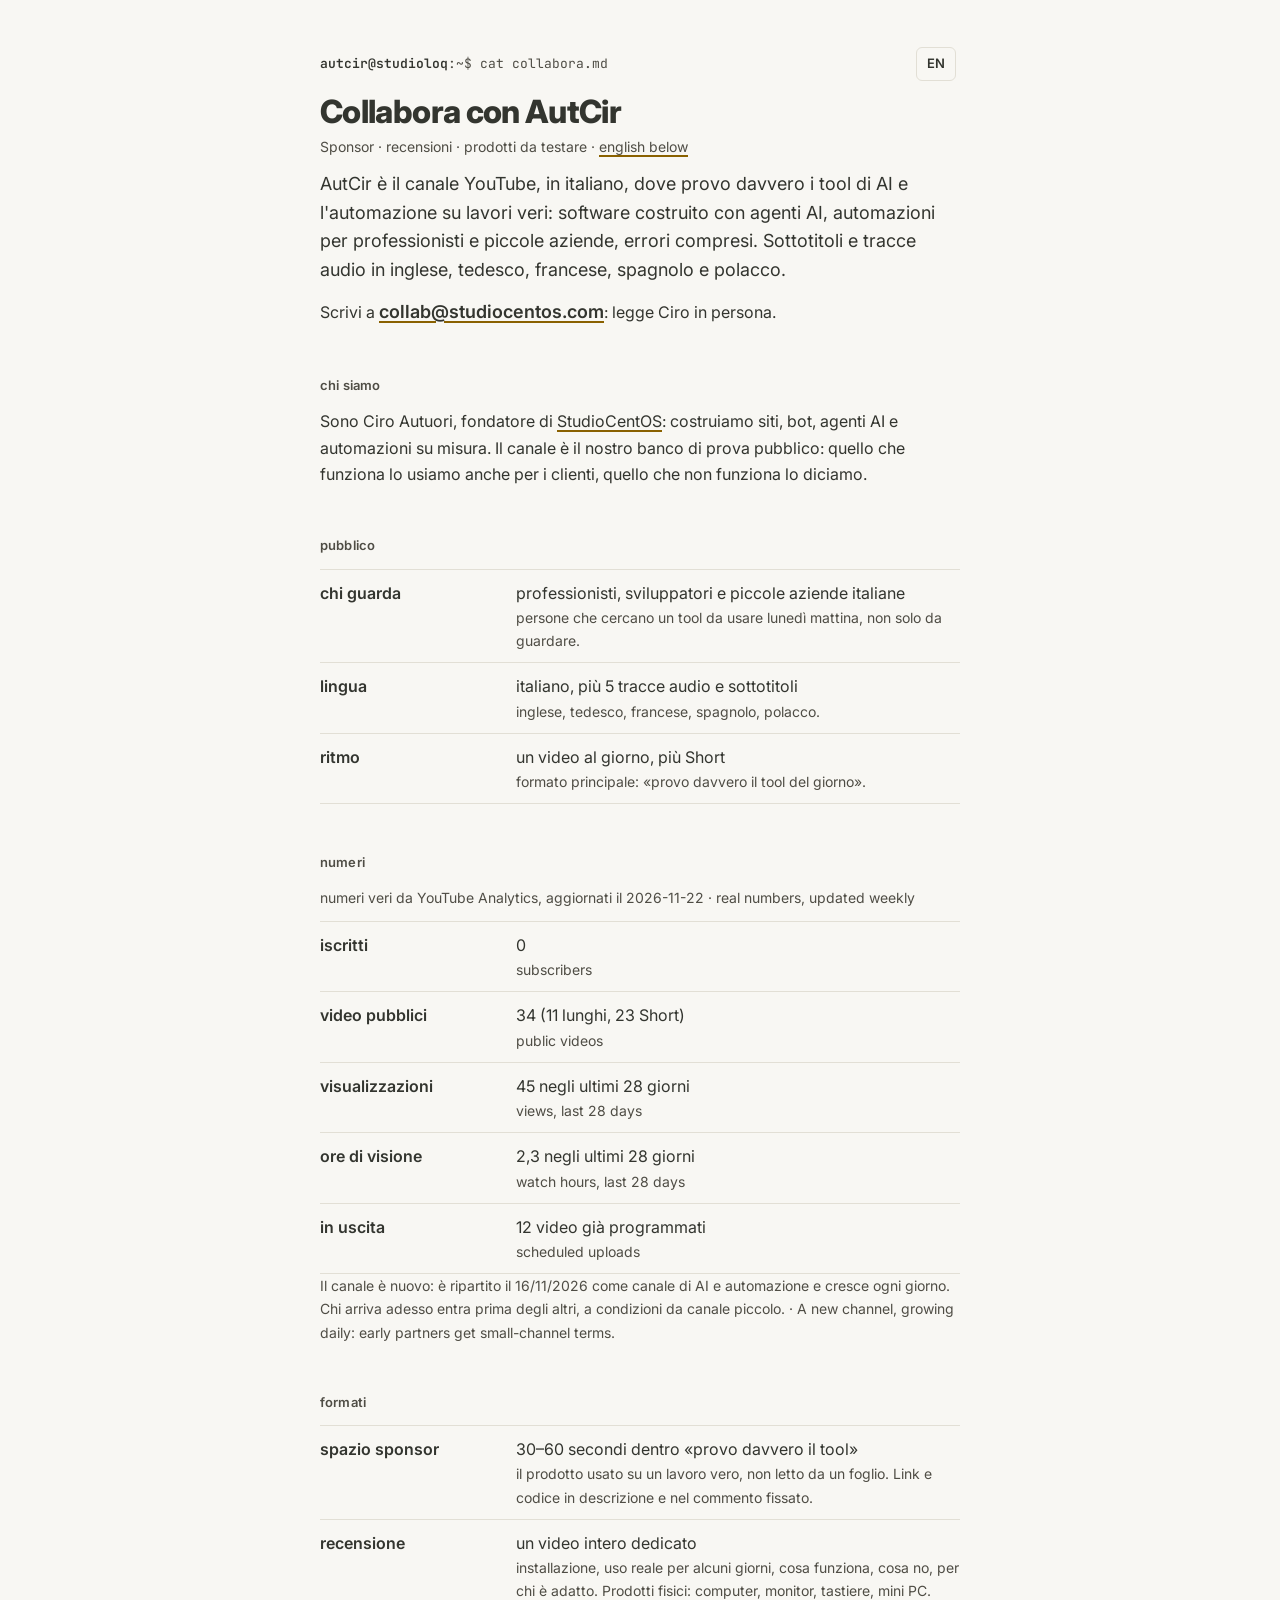
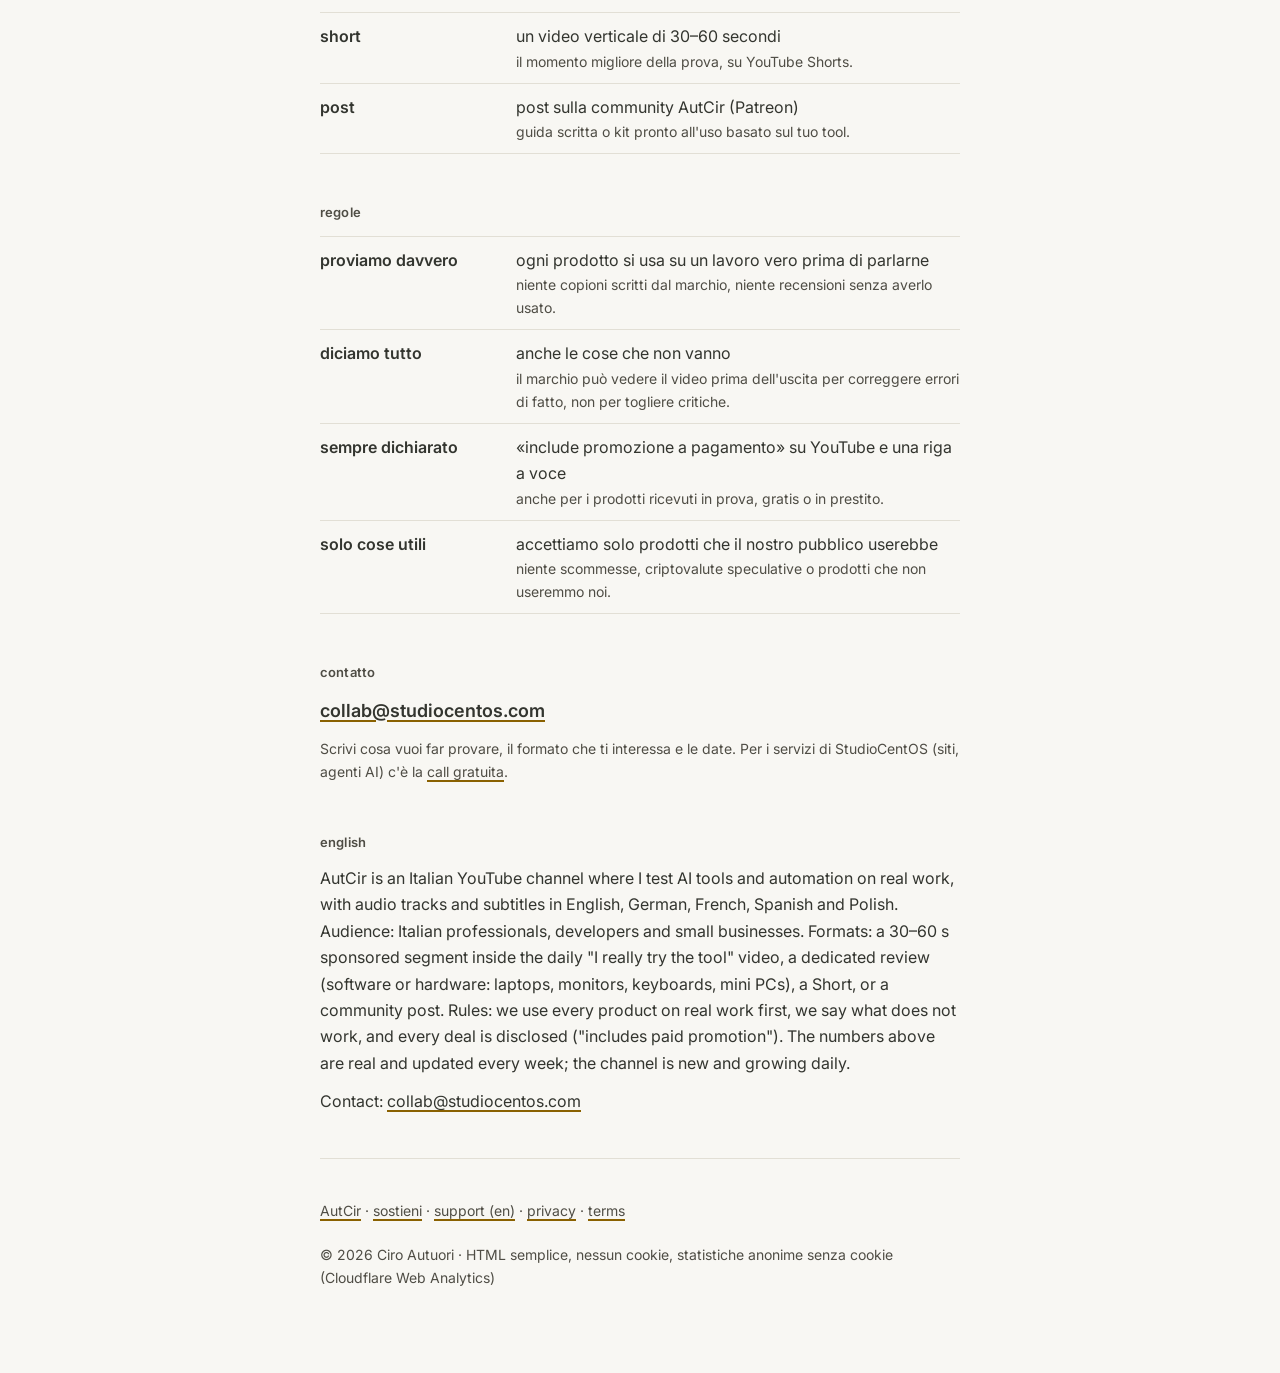
<file: collabora.html>
<!doctype html>
<html lang="it">
<head>
<meta charset="utf-8">
<meta name="viewport" content="width=device-width,initial-scale=1">
<title>Collabora con AutCir</title>
<meta name="description" content="AutCir: vibe coding e automazione con l'AI, in italiano. Spazi sponsor, recensioni e prodotti da testare, sempre dichiarati. Numeri veri, aggiornati ogni settimana.">
<meta property="og:title" content="Collabora con AutCir">
<meta property="og:description" content="Tool di AI provati davvero, in italiano. Sponsor, recensioni e prodotti da testare, sempre dichiarati.">
<meta property="og:url" content="https://autcir.studiocentos.com/collabora">
<link rel="canonical" href="https://autcir.studiocentos.com/collabora">
<meta property="og:locale" content="it_IT">
<meta property="og:locale:alternate" content="en_US">
<link rel="preconnect" href="https://fonts.googleapis.com">
<link rel="preconnect" href="https://fonts.gstatic.com" crossorigin>
<link rel="stylesheet" href="https://fonts.googleapis.com/css2?family=Inter:wght@400;500;600;700;800&family=JetBrains+Mono:wght@400;600&display=swap">
<link rel="stylesheet" href="style.css">
<link rel="icon" href="img/avatar-192.png" type="image/png">
<meta name="theme-color" content="#f8f7f3" media="(prefers-color-scheme: light)">
<meta name="theme-color" content="#1b1d19" media="(prefers-color-scheme: dark)">
<meta property="og:site_name" content="AutCir">
<meta property="og:type" content="website">
<meta property="og:image" content="https://autcir.studiocentos.com/img/og.png">
<meta property="og:image:width" content="1200">
<meta property="og:image:height" content="630">
<meta property="og:image:alt" content="AutCir: vibe coding e automazione con l'AI">
<meta name="twitter:card" content="summary_large_image">
<meta name="twitter:site" content="@autcir">
<meta name="twitter:image" content="https://autcir.studiocentos.com/img/og.png">
<script defer src="https://static.cloudflareinsights.com/beacon.min.js" data-cf-beacon='{"token": "d283405b8be24a3fba5f334cd611d1de"}'></script>
</head>
<body>
<main>

<div class="top">
  <div class="prompt"><b>autcir@studioloq</b>:~$ cat collabora.md</div>
  <div class="lang"><a href="#english" hreflang="en" lang="en">EN</a></div>
</div>
<h1>Collabora con AutCir</h1>
<p class="meta">Sponsor · recensioni · prodotti da testare · <a href="#english">english below</a></p>

<p class="lead">AutCir è il canale YouTube, in italiano, dove provo davvero i tool di AI e l'automazione su lavori
veri: software costruito con agenti AI, automazioni per professionisti e piccole aziende, errori compresi. Sottotitoli
e tracce audio in inglese, tedesco, francese, spagnolo e polacco.</p>

<p>Scrivi a <a class="mail" href="mailto:collab@studiocentos.com">collab@studiocentos.com</a>: legge
Ciro in persona.</p>

<h2>chi siamo</h2>
<p>Sono Ciro Autuori, fondatore di <a href="https://studiocentos.com">StudioCentOS</a>: costruiamo siti, bot,
agenti AI e automazioni su misura. Il canale è il nostro banco di prova pubblico: quello che funziona lo usiamo
anche per i clienti, quello che non funziona lo diciamo.</p>

<h2>pubblico</h2>
<ul class="rows">
  <li><span class="k">chi guarda</span><span class="v">professionisti, sviluppatori e piccole aziende italiane<small>persone che cercano un tool da usare lunedì mattina, non solo da guardare.</small></span></li>
  <li><span class="k">lingua</span><span class="v">italiano, più 5 tracce audio e sottotitoli<small>inglese, tedesco, francese, spagnolo, polacco.</small></span></li>
  <li><span class="k">ritmo</span><span class="v">un video al giorno, più Short<small>formato principale: «provo davvero il tool del giorno».</small></span></li>
</ul>

<h2>numeri</h2>
<!-- numeri:inizio -->
<p class="meta">numeri veri da YouTube Analytics, aggiornati il 2026-11-22 · real numbers, updated weekly</p>
<ul class="rows">
  <li><span class="k">iscritti</span><span class="v">0<small>subscribers</small></span></li>
  <li><span class="k">video pubblici</span><span class="v">34 (11 lunghi, 23 Short)<small>public videos</small></span></li>
  <li><span class="k">visualizzazioni</span><span class="v">45 negli ultimi 28 giorni<small>views, last 28 days</small></span></li>
  <li><span class="k">ore di visione</span><span class="v">2,3 negli ultimi 28 giorni<small>watch hours, last 28 days</small></span></li>
  <li><span class="k">in uscita</span><span class="v">12 video già programmati<small>scheduled uploads</small></span></li>
</ul>
<p class="meta">Il canale è nuovo: è ripartito il 16/11/2026 come canale di AI e automazione e cresce ogni giorno. Chi arriva adesso entra prima degli altri, a condizioni da canale piccolo. · A new channel, growing daily: early partners get small-channel terms.</p>
<!-- numeri:fine -->

<h2>formati</h2>
<ul class="rows">
  <li><span class="k">spazio sponsor</span><span class="v">30–60 secondi dentro «provo davvero il tool»<small>il prodotto usato su un lavoro vero, non letto da un foglio. Link e codice in descrizione e nel commento fissato.</small></span></li>
  <li><span class="k">recensione</span><span class="v">un video intero dedicato<small>installazione, uso reale per alcuni giorni, cosa funziona, cosa no, per chi è adatto. Prodotti fisici: computer, monitor, tastiere, mini PC.</small></span></li>
  <li><span class="k">short</span><span class="v">un video verticale di 30–60 secondi<small>il momento migliore della prova, su YouTube Shorts.</small></span></li>
  <li><span class="k">post</span><span class="v">post sulla community AutCir (Patreon)<small>guida scritta o kit pronto all'uso basato sul tuo tool.</small></span></li>
</ul>

<h2>regole</h2>
<ul class="rows">
  <li><span class="k">proviamo davvero</span><span class="v">ogni prodotto si usa su un lavoro vero prima di parlarne<small>niente copioni scritti dal marchio, niente recensioni senza averlo usato.</small></span></li>
  <li><span class="k">diciamo tutto</span><span class="v">anche le cose che non vanno<small>il marchio può vedere il video prima dell'uscita per correggere errori di fatto, non per togliere critiche.</small></span></li>
  <li><span class="k">sempre dichiarato</span><span class="v">«include promozione a pagamento» su YouTube e una riga a voce<small>anche per i prodotti ricevuti in prova, gratis o in prestito.</small></span></li>
  <li><span class="k">solo cose utili</span><span class="v">accettiamo solo prodotti che il nostro pubblico userebbe<small>niente scommesse, criptovalute speculative o prodotti che non useremmo noi.</small></span></li>
</ul>

<h2>contatto</h2>
<p><a class="mail" href="mailto:collab@studiocentos.com">collab@studiocentos.com</a></p>
<p class="meta">Scrivi cosa vuoi far provare, il formato che ti interessa e le date. Per i servizi di StudioCentOS
(siti, agenti AI) c'è la <a href="https://studiocentos.com/prenota">call gratuita</a>.</p>

<h2 id="english">english</h2>
<p>AutCir is an Italian YouTube channel where I test AI tools and automation on real work, with audio tracks and
subtitles in English, German, French, Spanish and Polish. Audience: Italian professionals, developers and small
businesses. Formats: a 30–60 s sponsored segment inside the daily "I really try the tool" video, a dedicated review
(software or hardware: laptops, monitors, keyboards, mini PCs), a Short, or a community post. Rules: we use every
product on real work first, we say what does not work, and every deal is disclosed ("includes paid promotion").
The numbers above are real and updated every week; the channel is new and growing daily.</p>
<p>Contact: <a href="mailto:collab@studiocentos.com">collab@studiocentos.com</a></p>

<hr>
<footer>
  <p><a href="./">AutCir</a> · <a href="support.html">sostieni</a> · <a href="en/support.html">support (en)</a> · <a href="privacy.html">privacy</a> · <a href="terms.html">terms</a></p>
  <p>© 2026 Ciro Autuori · HTML semplice, nessun cookie, statistiche anonime senza cookie (Cloudflare Web Analytics)</p>
</footer>

</main>
</body>
</html>
</file>
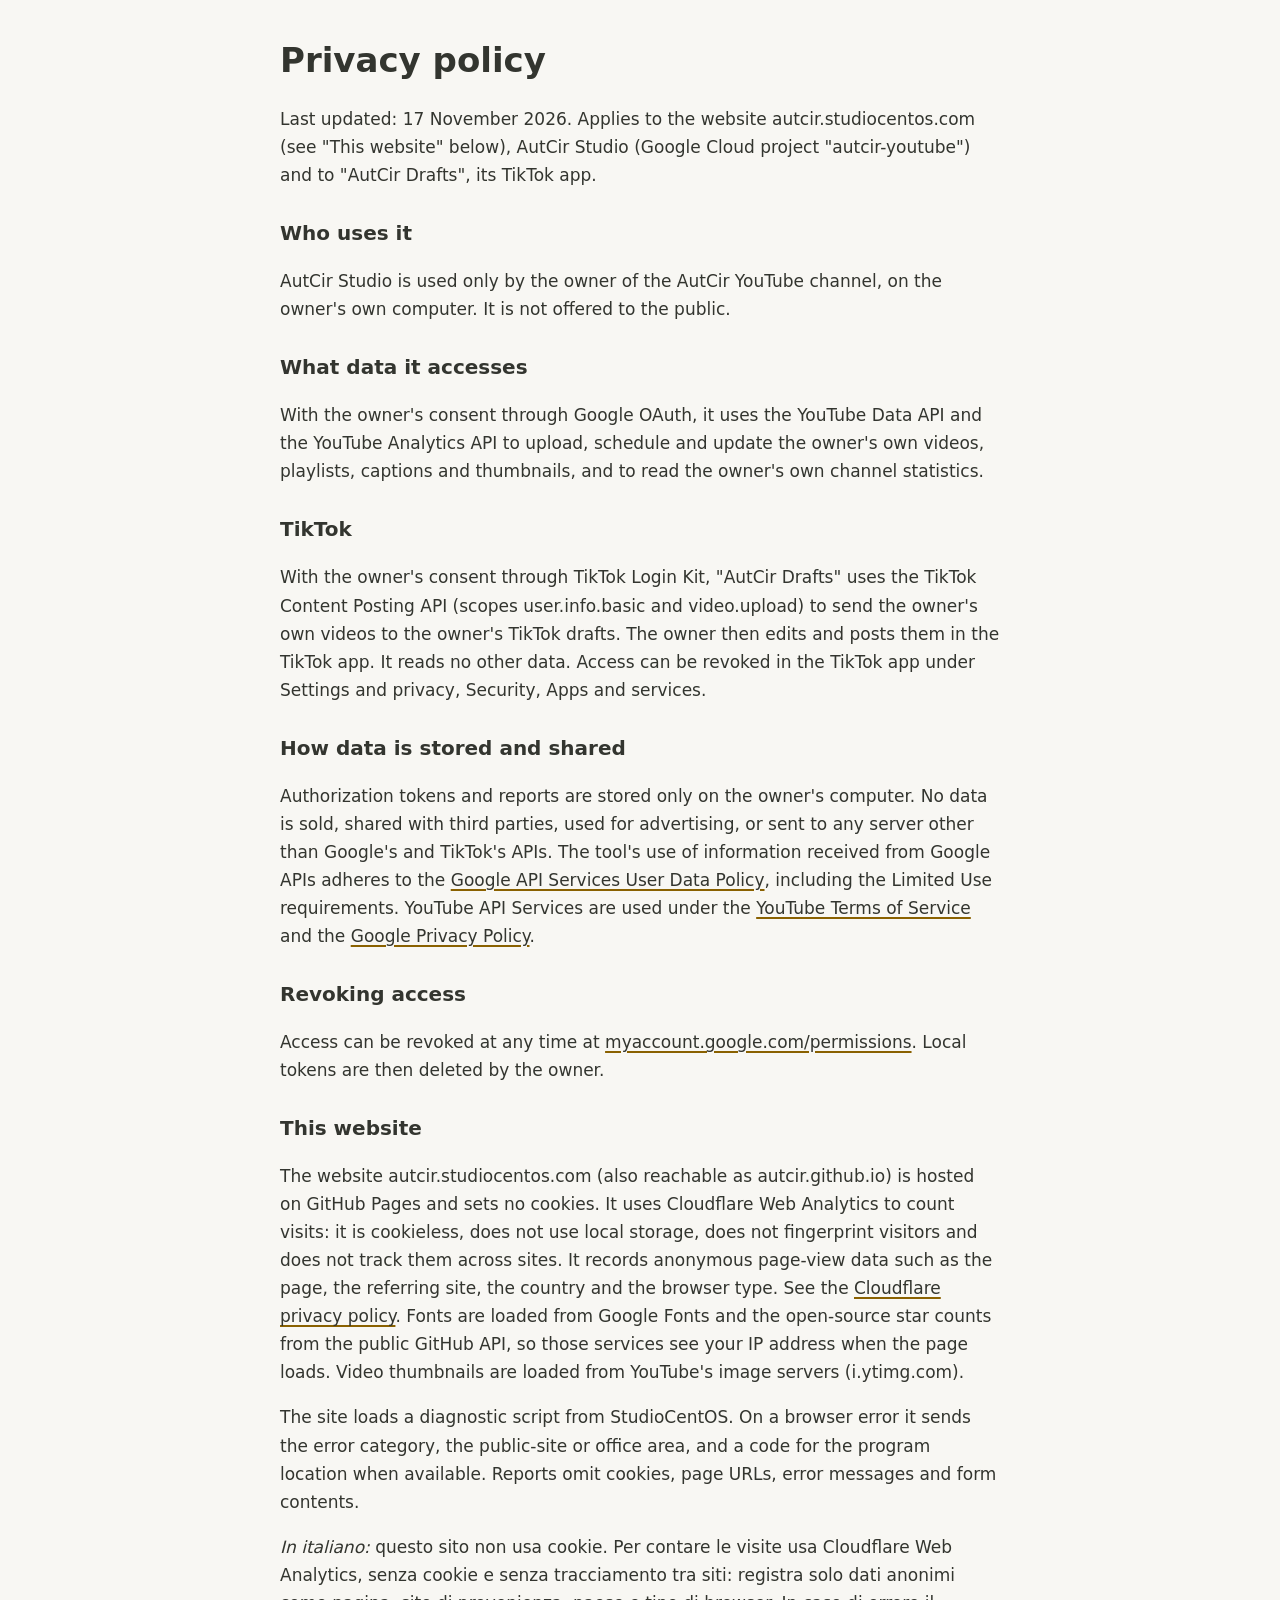
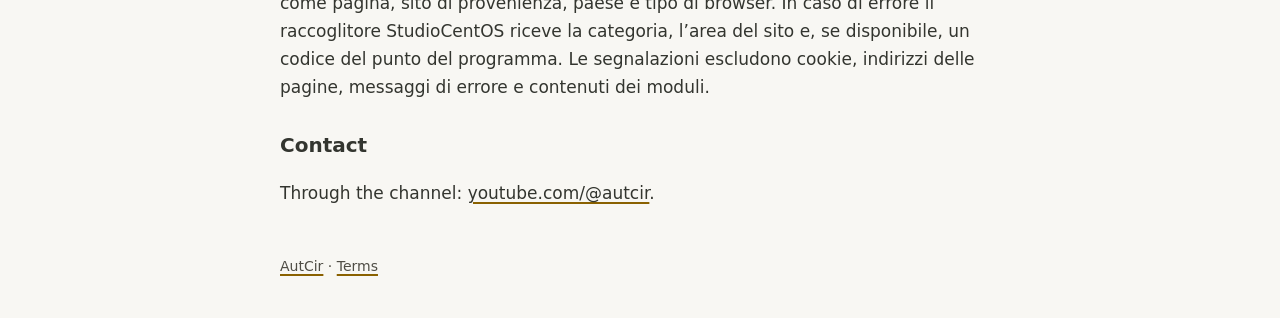
<file: privacy.html>
<!doctype html><html lang="en"><head><meta charset="utf-8"><meta name="viewport" content="width=device-width,initial-scale=1"><title>AutCir Studio privacy policy</title><style>:root{--bg:#f8f7f3;--fg:#33352f;--muted:#4f4d45;--line:#8a6100;color-scheme:light dark}@media (prefers-color-scheme:dark){:root{--bg:#1b1d19;--fg:#dcd8cc;--muted:#aaa79b;--line:#c9932f}}body{font:17px/1.65 Inter,ui-sans-serif,system-ui,sans-serif;max-width:720px;margin:0 auto;padding:32px 16px;color:var(--fg);background:var(--bg)}h1{font-size:34px;margin:0 0 8px}h2{font-size:20px;margin:28px 0 8px}a{color:inherit;text-decoration-color:var(--line);text-decoration-thickness:2px;text-underline-offset:3px}footer{margin-top:40px;font-size:14px;color:var(--muted)}footer a{display:inline-block;padding:8px 0}</style>
<link rel="canonical" href="https://autcir.studiocentos.com/privacy">
<script defer src="https://static.cloudflareinsights.com/beacon.min.js" data-cf-beacon='{"token": "d283405b8be24a3fba5f334cd611d1de"}'></script>
<script async src="https://studiocentos.com/browser-errors.js" data-collector="holding" crossorigin="anonymous" referrerpolicy="no-referrer"></script>
</head><body>
<h1>Privacy policy</h1>
<p>Last updated: 17 November 2026. Applies to the website autcir.studiocentos.com (see "This website" below), AutCir Studio (Google Cloud project "autcir-youtube") and to "AutCir Drafts", its TikTok app.</p>
<h2>Who uses it</h2>
<p>AutCir Studio is used only by the owner of the AutCir YouTube channel, on the owner's own computer. It is not offered to the public.</p>
<h2>What data it accesses</h2>
<p>With the owner's consent through Google OAuth, it uses the YouTube Data API and the YouTube Analytics API to upload, schedule and update the owner's own videos, playlists, captions and thumbnails, and to read the owner's own channel statistics.</p>
<h2>TikTok</h2>
<p>With the owner's consent through TikTok Login Kit, "AutCir Drafts" uses the TikTok Content Posting API (scopes user.info.basic and video.upload) to send the owner's own videos to the owner's TikTok drafts. The owner then edits and posts them in the TikTok app. It reads no other data. Access can be revoked in the TikTok app under Settings and privacy, Security, Apps and services.</p>
<h2>How data is stored and shared</h2>
<p>Authorization tokens and reports are stored only on the owner's computer. No data is sold, shared with third parties, used for advertising, or sent to any server other than Google's and TikTok's APIs. The tool's use of information received from Google APIs adheres to the <a href="https://developers.google.com/terms/api-services-user-data-policy">Google API Services User Data Policy</a>, including the Limited Use requirements. YouTube API Services are used under the <a href="https://www.youtube.com/t/terms">YouTube Terms of Service</a> and the <a href="https://policies.google.com/privacy">Google Privacy Policy</a>.</p>
<h2>Revoking access</h2>
<p>Access can be revoked at any time at <a href="https://myaccount.google.com/permissions">myaccount.google.com/permissions</a>. Local tokens are then deleted by the owner.</p>
<h2>This website</h2>
<p>The website autcir.studiocentos.com (also reachable as autcir.github.io) is hosted on GitHub Pages and sets no cookies. It uses Cloudflare Web Analytics to count visits: it is cookieless, does not use local storage, does not fingerprint visitors and does not track them across sites. It records anonymous page-view data such as the page, the referring site, the country and the browser type. See the <a href="https://www.cloudflare.com/privacypolicy/">Cloudflare privacy policy</a>. Fonts are loaded from Google Fonts and the open-source star counts from the public GitHub API, so those services see your IP address when the page loads. Video thumbnails are loaded from YouTube's image servers (i.ytimg.com).</p>
<p>The site loads a diagnostic script from StudioCentOS. On a browser error it sends the error category, the public-site or office area, and a code for the program location when available. Reports omit cookies, page URLs, error messages and form contents.</p>
<p><i>In italiano:</i> questo sito non usa cookie. Per contare le visite usa Cloudflare Web Analytics, senza cookie e senza tracciamento tra siti: registra solo dati anonimi come pagina, sito di provenienza, paese e tipo di browser. In caso di errore il raccoglitore StudioCentOS riceve la categoria, l’area del sito e, se disponibile, un codice del punto del programma. Le segnalazioni escludono cookie, indirizzi delle pagine, messaggi di errore e contenuti dei moduli.</p>
<h2>Contact</h2>
<p>Through the channel: <a href="https://www.youtube.com/@autcir">youtube.com/@autcir</a>.</p>
<footer><a href="./">AutCir</a> · <a href="terms.html">Terms</a></footer></body></html>
</file>
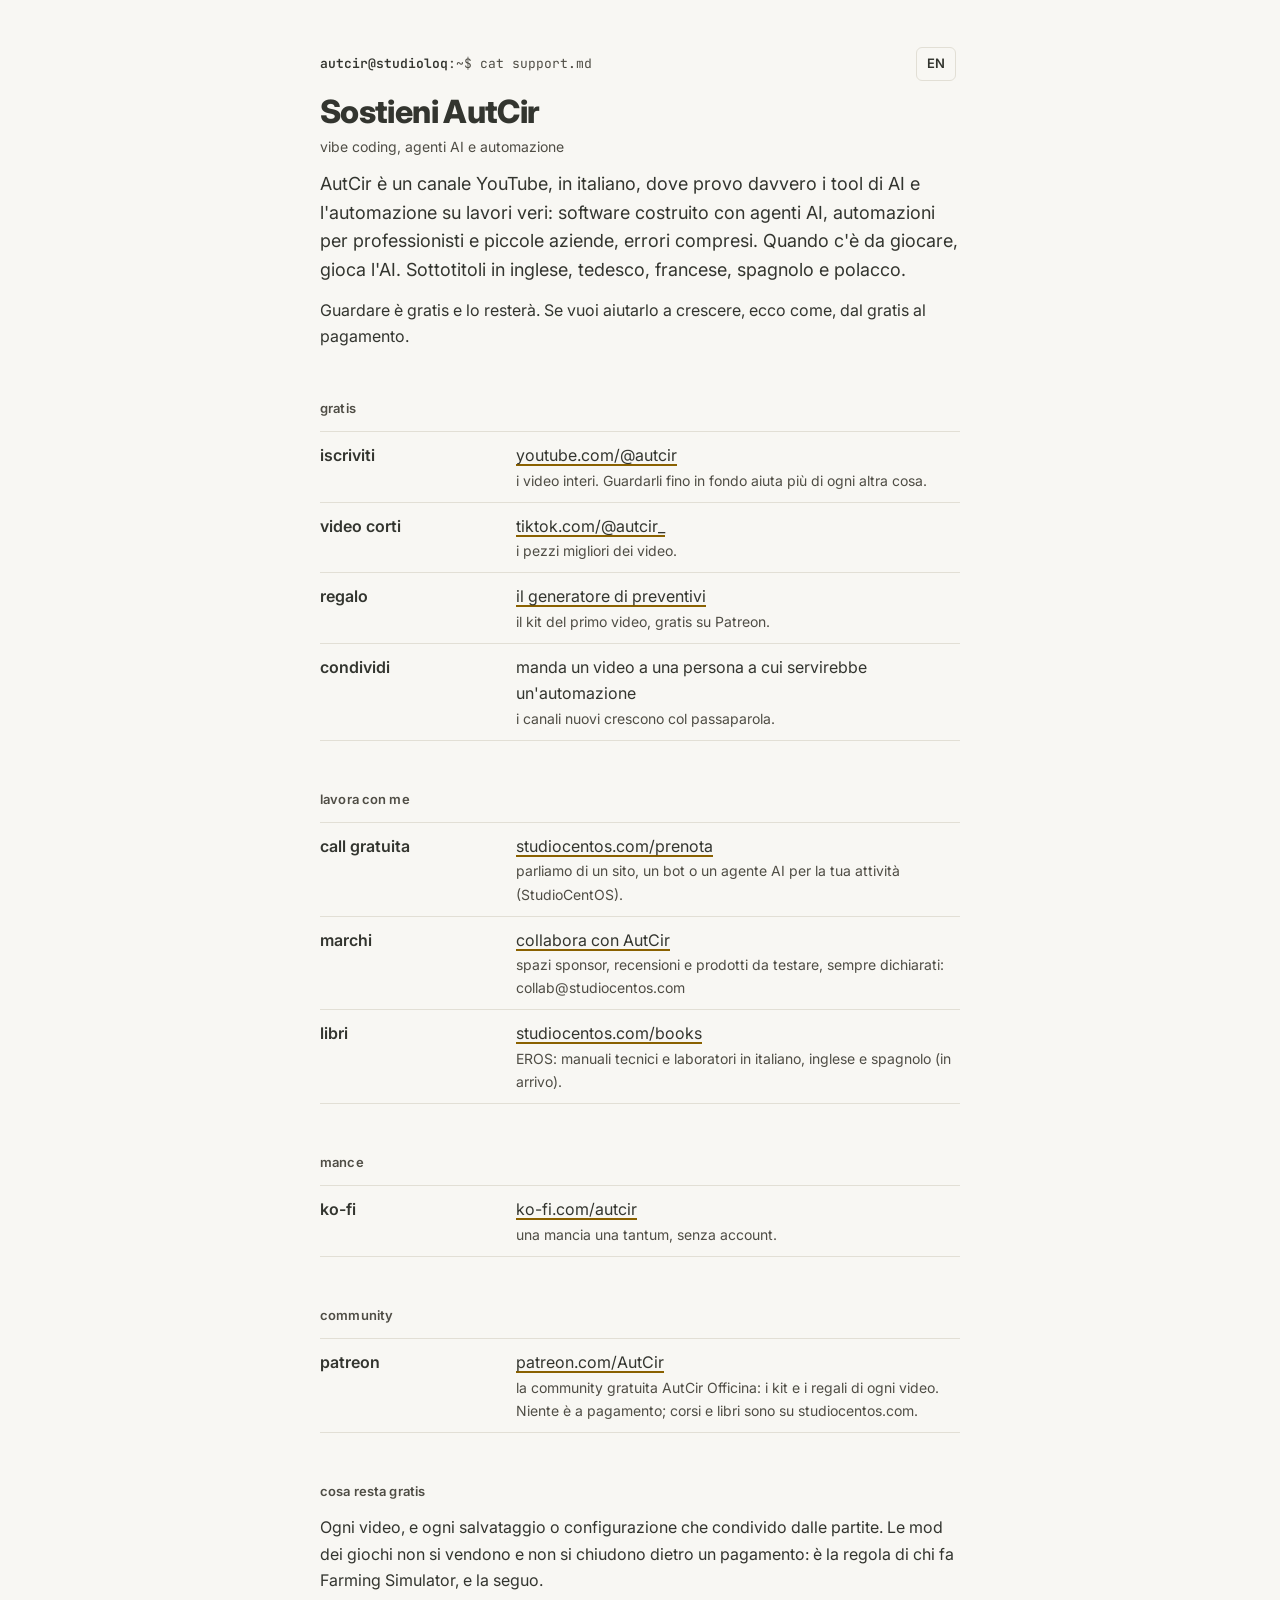
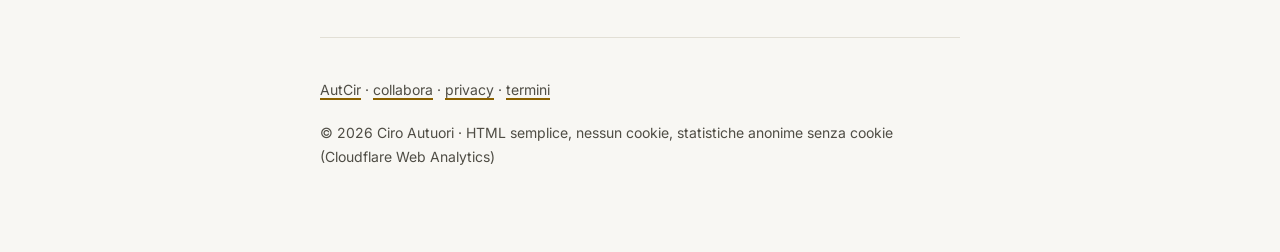
<file: support.html>
<!doctype html>
<html lang="it">
<head>
<meta charset="utf-8">
<meta name="viewport" content="width=device-width,initial-scale=1">
<title>Sostieni AutCir</title>
<meta name="description" content="Come sostenere AutCir: vibe coding e automazione con l'AI, tool provati davvero. Guardare è gratis; mance e community lo fanno crescere.">
<link rel="canonical" href="https://autcir.studiocentos.com/support">
<link rel="alternate" hreflang="it" href="https://autcir.studiocentos.com/support">
<link rel="alternate" hreflang="en" href="https://autcir.studiocentos.com/en/support">
<link rel="alternate" hreflang="x-default" href="https://autcir.studiocentos.com/support">
<meta property="og:title" content="Sostieni AutCir">
<meta property="og:description" content="Come sostenere AutCir: vibe coding e automazione con l'AI, tool provati davvero. Guardare è gratis; mance e community lo fanno crescere.">
<meta property="og:url" content="https://autcir.studiocentos.com/support">
<meta property="og:locale" content="it_IT">
<meta property="og:locale:alternate" content="en_US">
<meta name="twitter:title" content="Sostieni AutCir">
<meta name="twitter:description" content="Come sostenere AutCir: vibe coding e automazione con l'AI, tool provati davvero. Guardare è gratis; mance e community lo fanno crescere.">
<link rel="preconnect" href="https://fonts.googleapis.com">
<link rel="preconnect" href="https://fonts.gstatic.com" crossorigin>
<link rel="stylesheet" href="https://fonts.googleapis.com/css2?family=Inter:wght@400;500;600;700;800&family=JetBrains+Mono:wght@400;600&display=swap">
<link rel="stylesheet" href="style.css">
<link rel="icon" href="img/avatar-192.png" type="image/png">
<meta name="theme-color" content="#f8f7f3" media="(prefers-color-scheme: light)">
<meta name="theme-color" content="#1b1d19" media="(prefers-color-scheme: dark)">
<meta property="og:site_name" content="AutCir">
<meta property="og:type" content="website">
<meta property="og:image" content="https://autcir.studiocentos.com/img/og.png">
<meta property="og:image:width" content="1200">
<meta property="og:image:height" content="630">
<meta property="og:image:alt" content="AutCir: vibe coding e automazione con l'AI">
<meta name="twitter:card" content="summary_large_image">
<meta name="twitter:site" content="@autcir">
<meta name="twitter:image" content="https://autcir.studiocentos.com/img/og.png">
<script defer src="https://static.cloudflareinsights.com/beacon.min.js" data-cf-beacon='{"token": "d283405b8be24a3fba5f334cd611d1de"}'></script>
</head>
<body>
<main>

<div class="top">
  <div class="prompt"><b>autcir@studioloq</b>:~$ cat support.md</div>
  <div class="lang"><a href="en/support.html" hreflang="en" lang="en">EN</a></div>
</div>
<h1>Sostieni AutCir</h1>
<p class="meta">vibe coding, agenti AI e automazione</p>

<p class="lead">AutCir è un canale YouTube, in italiano, dove provo davvero i tool di AI e l'automazione su lavori
veri: software costruito con agenti AI, automazioni per professionisti e piccole aziende, errori compresi. Quando c'è
da giocare, gioca l'AI. Sottotitoli in inglese, tedesco, francese, spagnolo e polacco.</p>

<p>Guardare è gratis e lo resterà. Se vuoi aiutarlo a crescere, ecco come, dal gratis al pagamento.</p>

<h2>gratis</h2>
<ul class="rows">
  <li><span class="k">iscriviti</span><span class="v"><a href="https://www.youtube.com/@autcir?sub_confirmation=1">youtube.com/@autcir</a><small>i video interi. Guardarli fino in fondo aiuta più di ogni altra cosa.</small></span></li>
  <li><span class="k">video corti</span><span class="v"><a href="https://www.tiktok.com/@autcir_">tiktok.com/@autcir_</a><small>i pezzi migliori dei video.</small></span></li>
  <li><span class="k">regalo</span><span class="v"><a href="https://www.patreon.com/AutCir/posts/generatore-di-mi-175543773">il generatore di preventivi</a><small>il kit del primo video, gratis su Patreon.</small></span></li>
  <li><span class="k">condividi</span><span class="v">manda un video a una persona a cui servirebbe un'automazione<small>i canali nuovi crescono col passaparola.</small></span></li>
</ul>

<h2>lavora con me</h2>
<ul class="rows">
  <li><span class="k">call gratuita</span><span class="v"><a href="https://studiocentos.com/prenota">studiocentos.com/prenota</a><small>parliamo di un sito, un bot o un agente AI per la tua attività (StudioCentOS).</small></span></li>
  <li><span class="k">marchi</span><span class="v"><a href="collabora.html">collabora con AutCir</a><small>spazi sponsor, recensioni e prodotti da testare, sempre dichiarati: collab@studiocentos.com</small></span></li>
  <li><span class="k">libri</span><span class="v"><a href="https://studiocentos.com/books">studiocentos.com/books</a><small>EROS: manuali tecnici e laboratori in italiano, inglese e spagnolo (in arrivo).</small></span></li>
</ul>

<h2>mance</h2>
<ul class="rows">
  <li><span class="k">ko-fi</span><span class="v"><a href="https://ko-fi.com/autcir">ko-fi.com/autcir</a><small>una mancia una tantum, senza account.</small></span></li>
</ul>

<h2>community</h2>
<ul class="rows">
  <li><span class="k">patreon</span><span class="v"><a href="https://www.patreon.com/AutCir">patreon.com/AutCir</a><small>la community gratuita AutCir Officina: i kit e i regali di ogni video. Niente è a pagamento; corsi e libri sono su studiocentos.com.</small></span></li>
</ul>

<h2>cosa resta gratis</h2>
<p>Ogni video, e ogni salvataggio o configurazione che condivido dalle partite. Le mod dei giochi non si vendono e non
si chiudono dietro un pagamento: è la regola di chi fa Farming Simulator, e la seguo.</p>

<hr>
<footer>
  <p><a href="./">AutCir</a> · <a href="collabora.html">collabora</a> · <a href="privacy.html">privacy</a> · <a href="terms.html">termini</a></p>
  <p>© 2026 Ciro Autuori · HTML semplice, nessun cookie, statistiche anonime senza cookie (Cloudflare Web Analytics)</p>
</footer>

</main>
</body>
</html>
</file>
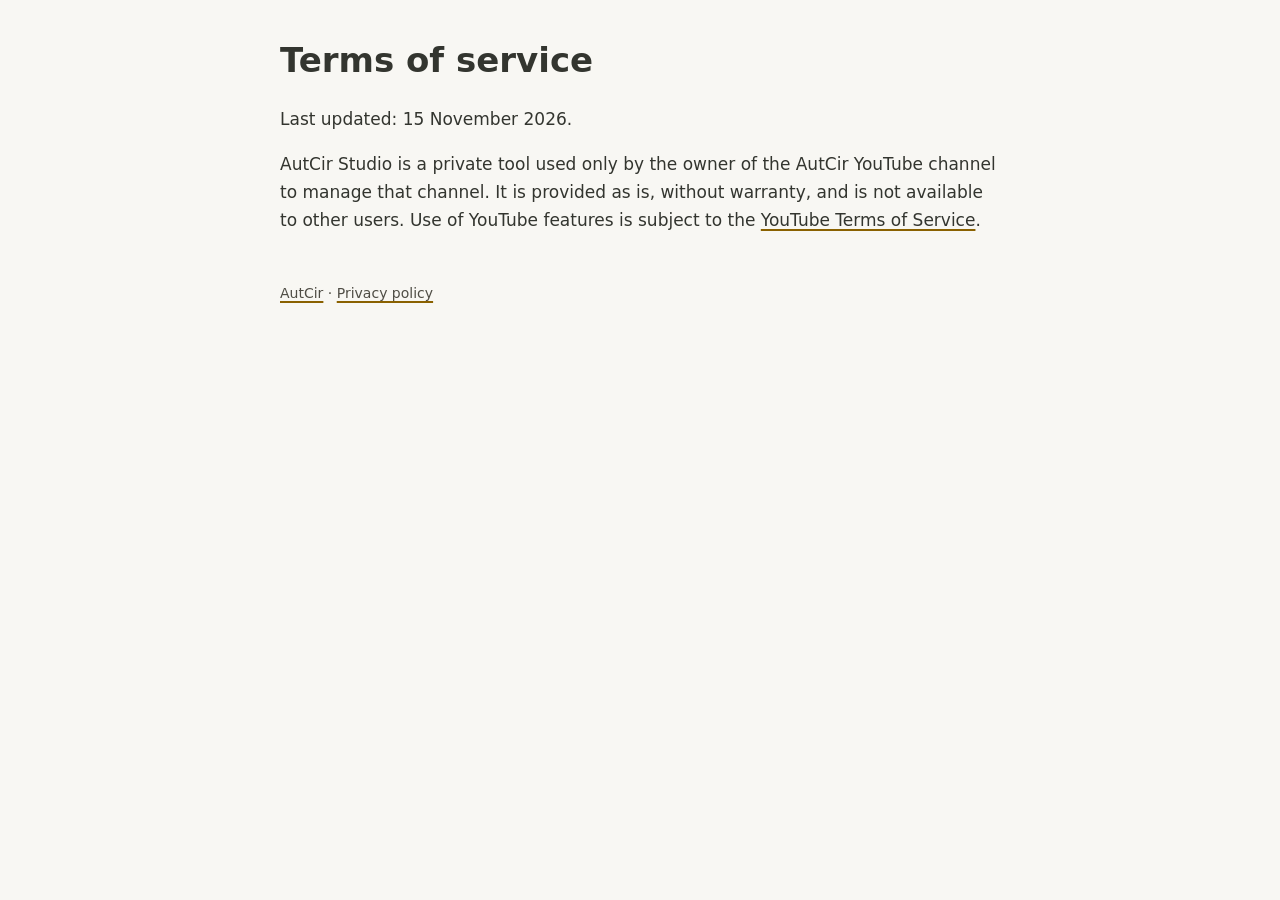
<file: terms.html>
<!doctype html><html lang="en"><head><meta charset="utf-8"><meta name="viewport" content="width=device-width,initial-scale=1"><title>AutCir Studio terms</title><style>:root{--bg:#f8f7f3;--fg:#33352f;--muted:#4f4d45;--line:#8a6100;color-scheme:light dark}@media (prefers-color-scheme:dark){:root{--bg:#1b1d19;--fg:#dcd8cc;--muted:#aaa79b;--line:#c9932f}}body{font:17px/1.65 Inter,ui-sans-serif,system-ui,sans-serif;max-width:720px;margin:0 auto;padding:32px 16px;color:var(--fg);background:var(--bg)}h1{font-size:34px;margin:0 0 8px}h2{font-size:20px;margin:28px 0 8px}a{color:inherit;text-decoration-color:var(--line);text-decoration-thickness:2px;text-underline-offset:3px}footer{margin-top:40px;font-size:14px;color:var(--muted)}footer a{display:inline-block;padding:8px 0}</style>
<link rel="canonical" href="https://autcir.studiocentos.com/terms">
<script defer src="https://static.cloudflareinsights.com/beacon.min.js" data-cf-beacon='{"token": "d283405b8be24a3fba5f334cd611d1de"}'></script>
<script async src="https://studiocentos.com/browser-errors.js" data-collector="holding" crossorigin="anonymous" referrerpolicy="no-referrer"></script>
</head><body>
<h1>Terms of service</h1>
<p>Last updated: 15 November 2026.</p>
<p>AutCir Studio is a private tool used only by the owner of the AutCir YouTube channel to manage that channel. It is provided as is, without warranty, and is not available to other users. Use of YouTube features is subject to the <a href="https://www.youtube.com/t/terms">YouTube Terms of Service</a>.</p>
<footer><a href="./">AutCir</a> · <a href="privacy.html">Privacy policy</a></footer></body></html>
</file>
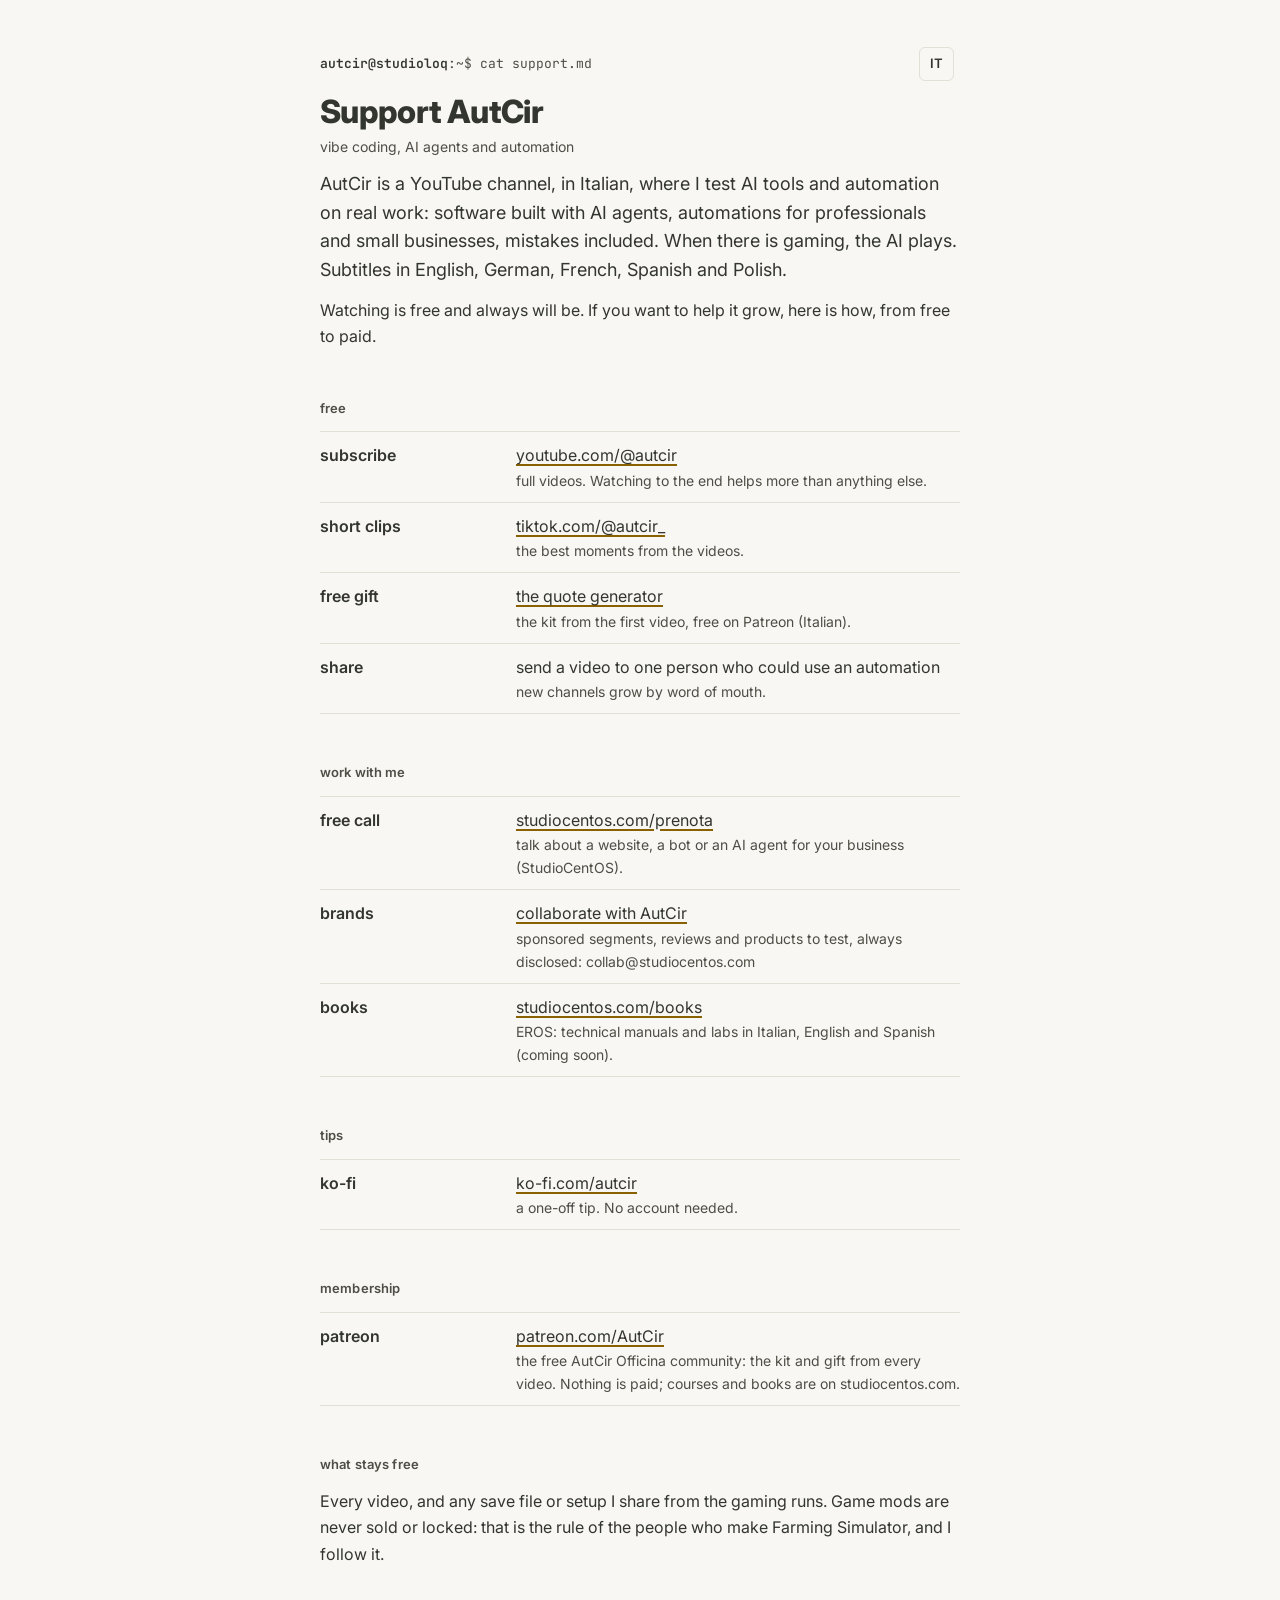
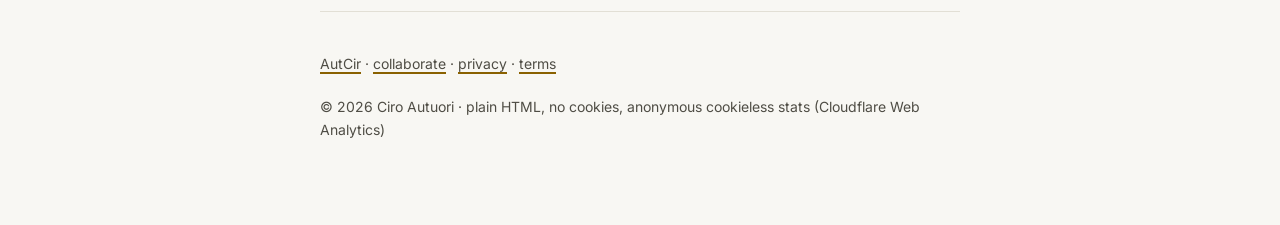
<file: en/support.html>
<!doctype html>
<html lang="en">
<head>
<meta charset="utf-8">
<meta name="viewport" content="width=device-width,initial-scale=1">
<title>Support AutCir</title>
<meta name="description" content="How to support AutCir: AI tools tested on real work, vibe coding and automation. Watching is free; tips and memberships keep it going.">
<link rel="canonical" href="https://autcir.studiocentos.com/en/support">
<link rel="alternate" hreflang="it" href="https://autcir.studiocentos.com/support">
<link rel="alternate" hreflang="en" href="https://autcir.studiocentos.com/en/support">
<link rel="alternate" hreflang="x-default" href="https://autcir.studiocentos.com/support">
<meta property="og:title" content="Support AutCir">
<meta property="og:description" content="How to support AutCir: AI tools tested on real work, vibe coding and automation. Watching is free; tips and memberships keep it going.">
<meta property="og:url" content="https://autcir.studiocentos.com/en/support">
<meta property="og:locale" content="en_US">
<meta property="og:locale:alternate" content="it_IT">
<meta name="twitter:title" content="Support AutCir">
<meta name="twitter:description" content="How to support AutCir: AI tools tested on real work, vibe coding and automation. Watching is free; tips and memberships keep it going.">
<link rel="preconnect" href="https://fonts.googleapis.com">
<link rel="preconnect" href="https://fonts.gstatic.com" crossorigin>
<link rel="stylesheet" href="https://fonts.googleapis.com/css2?family=Inter:wght@400;500;600;700;800&family=JetBrains+Mono:wght@400;600&display=swap">
<link rel="stylesheet" href="../style.css">
<link rel="icon" href="../img/avatar-192.png" type="image/png">
<meta name="theme-color" content="#f8f7f3" media="(prefers-color-scheme: light)">
<meta name="theme-color" content="#1b1d19" media="(prefers-color-scheme: dark)">
<meta property="og:site_name" content="AutCir">
<meta property="og:type" content="website">
<meta property="og:image" content="https://autcir.studiocentos.com/img/og.png">
<meta property="og:image:width" content="1200">
<meta property="og:image:height" content="630">
<meta property="og:image:alt" content="AutCir: vibe coding and AI automation">
<meta name="twitter:card" content="summary_large_image">
<meta name="twitter:site" content="@autcir">
<meta name="twitter:image" content="https://autcir.studiocentos.com/img/og.png">
<script defer src="https://static.cloudflareinsights.com/beacon.min.js" data-cf-beacon='{"token": "d283405b8be24a3fba5f334cd611d1de"}'></script>
</head>
<body>
<main>

<div class="top">
  <div class="prompt"><b>autcir@studioloq</b>:~$ cat support.md</div>
  <div class="lang"><a href="../support.html" hreflang="it" lang="it">IT</a></div>
</div>
<h1>Support AutCir</h1>
<p class="meta">vibe coding, AI agents and automation</p>

<p class="lead">AutCir is a YouTube channel, in Italian, where I test AI tools and automation on real work: software
built with AI agents, automations for professionals and small businesses, mistakes included. When there is gaming,
the AI plays. Subtitles in English, German, French, Spanish and Polish.</p>

<p>Watching is free and always will be. If you want to help it grow, here is how, from free to paid.</p>

<h2>free</h2>
<ul class="rows">
  <li><span class="k">subscribe</span><span class="v"><a href="https://www.youtube.com/@autcir?sub_confirmation=1">youtube.com/@autcir</a><small>full videos. Watching to the end helps more than anything else.</small></span></li>
  <li><span class="k">short clips</span><span class="v"><a href="https://www.tiktok.com/@autcir_">tiktok.com/@autcir_</a><small>the best moments from the videos.</small></span></li>
  <li><span class="k">free gift</span><span class="v"><a href="https://www.patreon.com/AutCir/posts/generatore-di-mi-175543773">the quote generator</a><small>the kit from the first video, free on Patreon (Italian).</small></span></li>
  <li><span class="k">share</span><span class="v">send a video to one person who could use an automation<small>new channels grow by word of mouth.</small></span></li>
</ul>

<h2>work with me</h2>
<ul class="rows">
  <li><span class="k">free call</span><span class="v"><a href="https://studiocentos.com/prenota">studiocentos.com/prenota</a><small>talk about a website, a bot or an AI agent for your business (StudioCentOS).</small></span></li>
  <li><span class="k">brands</span><span class="v"><a href="../collabora.html#english">collaborate with AutCir</a><small>sponsored segments, reviews and products to test, always disclosed: collab@studiocentos.com</small></span></li>
  <li><span class="k">books</span><span class="v"><a href="https://studiocentos.com/books">studiocentos.com/books</a><small>EROS: technical manuals and labs in Italian, English and Spanish (coming soon).</small></span></li>
</ul>

<h2>tips</h2>
<ul class="rows">
  <li><span class="k">ko-fi</span><span class="v"><a href="https://ko-fi.com/autcir">ko-fi.com/autcir</a><small>a one-off tip. No account needed.</small></span></li>
</ul>

<h2>membership</h2>
<ul class="rows">
  <li><span class="k">patreon</span><span class="v"><a href="https://www.patreon.com/AutCir">patreon.com/AutCir</a><small>the free AutCir Officina community: the kit and gift from every video. Nothing is paid; courses and books are on studiocentos.com.</small></span></li>
</ul>

<h2>what stays free</h2>
<p>Every video, and any save file or setup I share from the gaming runs. Game mods are never sold or locked:
that is the rule of the people who make Farming Simulator, and I follow it.</p>

<hr>
<footer>
  <p><a href="./">AutCir</a> · <a href="../collabora.html#english">collaborate</a> · <a href="../privacy.html">privacy</a> · <a href="../terms.html">terms</a></p>
  <p>© 2026 Ciro Autuori · plain HTML, no cookies, anonymous cookieless stats (Cloudflare Web Analytics)</p>
</footer>

</main>
</body>
</html>
</file>
<file: style.css>
/* AutCir, stile «Officina 2» (cbrain: Decisione - Stile Officina 2 leggibile, 17/11/2026).
   Il giallo è marchio e azione: tasti principali con scritta scura, avatar, un dettaglio. Mai testo giallo.
   Link = testo normale con sottolineatura ocra. Inter per il testo, JetBrains Mono solo per comandi, codice, numeri.
   Due temi che seguono il sistema (prefers-color-scheme). */
:root {
  --bg: #f8f7f3; --surface: #ffffff; --fg: #33352f; --muted: #4f4d45; --rule: #e2dfd5;
  --accent: #f2b33d; --on-accent: #15160f; --accent-line: #8a6100;
  --sans: "Inter", ui-sans-serif, system-ui, -apple-system, "Segoe UI", Roboto, sans-serif;
  --mono: "JetBrains Mono", ui-monospace, "SFMono-Regular", Menlo, Consolas, monospace;
  color-scheme: light dark;
}
@media (prefers-color-scheme: dark) {
  :root { --bg: #1b1d19; --surface: #23251f; --fg: #dcd8cc; --muted: #aaa79b; --rule: #34362f; --accent-line: #c9932f; }
}
* { box-sizing: border-box; }
html { -webkit-text-size-adjust: 100%; background: var(--bg); }
body { margin: 0; background: var(--bg); color: var(--fg); font: 16px/1.65 var(--sans); }
main { max-width: 42rem; margin: 0 auto; padding: 12px max(16px, env(safe-area-inset-right)) 72px max(16px, env(safe-area-inset-left)); }
a { color: inherit; text-decoration: underline; text-decoration-color: var(--accent-line); text-decoration-thickness: 2px; text-underline-offset: 3px; }
a:hover { text-decoration-color: var(--fg); }
a:focus-visible, pre:focus-visible { outline: 2px solid var(--accent-line); outline-offset: 3px; text-decoration: none; }
h1 { font-size: 32px; line-height: 1.15; font-weight: 800; margin: 6px 0 4px; letter-spacing: -0.02em; }
h2 { font-size: 13px; font-weight: 600; color: var(--muted); margin: 48px 0 12px; letter-spacing: .01em; }
p { margin: 0 0 12px; }
code, pre, .mono { font-family: var(--mono); }
.prompt { font: 13px/1.5 var(--mono); color: var(--muted); }
.prompt b { color: var(--fg); font-weight: 600; }
.lead { font-size: 18px; line-height: 1.6; }
.meta { color: var(--muted); font-size: 14px; }

/* barra in alto: riga di comando a sinistra, lingua a destra */
.top { display: flex; justify-content: space-between; align-items: center; gap: 12px; min-height: 48px; }
.lang { display: inline-flex; align-items: center; justify-content: center; min-width: 48px; min-height: 48px; }
.lang a { font-size: 13px; font-weight: 600; text-decoration: none; border: 1px solid var(--rule); border-radius: 6px; padding: 5px 10px; }
.lang a:hover { border-color: var(--accent-line); }

/* chi: avatar e nome */
.who { display: grid; grid-template-columns: 96px 1fr; gap: 18px; align-items: center; margin: 10px 0 18px; }
.who img { display: block; width: 96px; height: 96px; }
.who h1 { font-size: 36px; margin: 0; }
.who p { margin: 2px 0 0; font-size: 16px; line-height: 1.45; }
.who p span { color: var(--muted); font-size: 14px; }

/* i tre tasti gialli */
.cta { list-style: none; margin: 24px 0 0; padding: 0; display: grid; gap: 10px; }
.cta a { display: flex; justify-content: space-between; align-items: center; min-height: 64px; padding: 12px 18px;
  background: var(--accent); color: var(--on-accent); text-decoration: none; border-radius: 10px;
  font-weight: 700; font-size: 18px; line-height: 1.25; }
.cta a small { display: block; font-weight: 400; font-size: 14px; margin-top: 3px; }
.cta a::after { content: ""; flex: none; width: 9px; height: 18px; background: var(--on-accent); margin-left: 14px; border-radius: 1px; }
.cta a:hover { background: #f6c25e; }
.cta a:hover::after { animation: blink 1.1s steps(1) infinite; }
.cta a:focus-visible { outline: 3px solid var(--fg); outline-offset: 3px; }
@keyframes blink { 50% { opacity: 0; } }
@media (prefers-reduced-motion: reduce) { .cta a:hover::after { animation: none; } }

/* ultimi video */
ul.video { list-style: none; margin: 0; padding: 0; display: grid; gap: 22px; }
ul.video a { display: block; text-decoration: none; }
ul.video img { display: block; width: 100%; height: auto; aspect-ratio: 16 / 9; object-fit: cover; background: var(--surface); border: 1px solid var(--rule); border-radius: 8px; }
ul.video a:hover img { border-color: var(--accent-line); }
ul.video .vt { display: block; margin-top: 8px; font-weight: 600; line-height: 1.4; }
ul.video a:hover .vt { text-decoration: underline; text-decoration-color: var(--accent-line); text-decoration-thickness: 2px; text-underline-offset: 3px; }
ul.video time { display: block; color: var(--muted); font-size: 13px; }
.vuoto { color: var(--muted); }

/* gruppi di link */
.groups { display: grid; gap: 8px; }
.groups ul { list-style: none; margin: 0; padding: 0; }
.groups li a { display: flex; align-items: center; min-height: 48px; border-bottom: 1px solid var(--rule); text-decoration: none; font-weight: 500; }
.groups li a:hover { border-bottom-color: var(--accent-line); }
.groups li a span { color: var(--muted); font-size: 14px; font-weight: 400; margin-left: auto; padding-left: 12px; }

/* righe (progetti, open source, pagine interne) */
ul.rows { list-style: none; margin: 0; padding: 0; }
ul.rows li { display: grid; grid-template-columns: 11rem 1fr; gap: 0 1.25rem; padding: 10px 0; border-top: 1px solid var(--rule); }
ul.rows li:last-child { border-bottom: 1px solid var(--rule); }
ul.rows .k { font-weight: 600; overflow-wrap: anywhere; }
ul.rows .v { min-width: 0; }
ul.rows .v small { display: block; color: var(--muted); font-size: 14px; }
.stars { font-family: var(--mono); font-size: 13px; font-variant-numeric: tabular-nums; }
.now { background: var(--surface); border: 1px solid var(--rule); border-radius: 10px; padding: 14px 18px; }
.now p:last-child { margin-bottom: 0; }
pre { font: 13px/1.7 var(--mono); color: var(--muted); margin: 0; overflow-x: auto; background: var(--surface); border: 1px solid var(--rule); border-radius: 10px; padding: 14px 16px; }
hr { border: 0; border-top: 1px solid var(--rule); margin: 44px 0 0; }
footer { margin-top: 32px; color: var(--muted); font-size: 14px; }
footer a { display: inline-block; padding: 8px 0; }
.mail { font-size: 18px; font-weight: 600; }

@media (max-width: 560px) {
  ul.rows li { grid-template-columns: 1fr; }
  .who { grid-template-columns: 80px 1fr; gap: 14px; }
  .who img { width: 80px; height: 80px; }
  .who h1 { font-size: 32px; }
  .lead { font-size: 17px; }
}
@media (min-width: 720px) {
  main { padding-top: 40px; }
  ul.video { grid-template-columns: 1fr 1fr; }
  .groups { grid-template-columns: repeat(3, 1fr); gap: 28px; }
  .groups li a span { display: none; }
}
</file>
